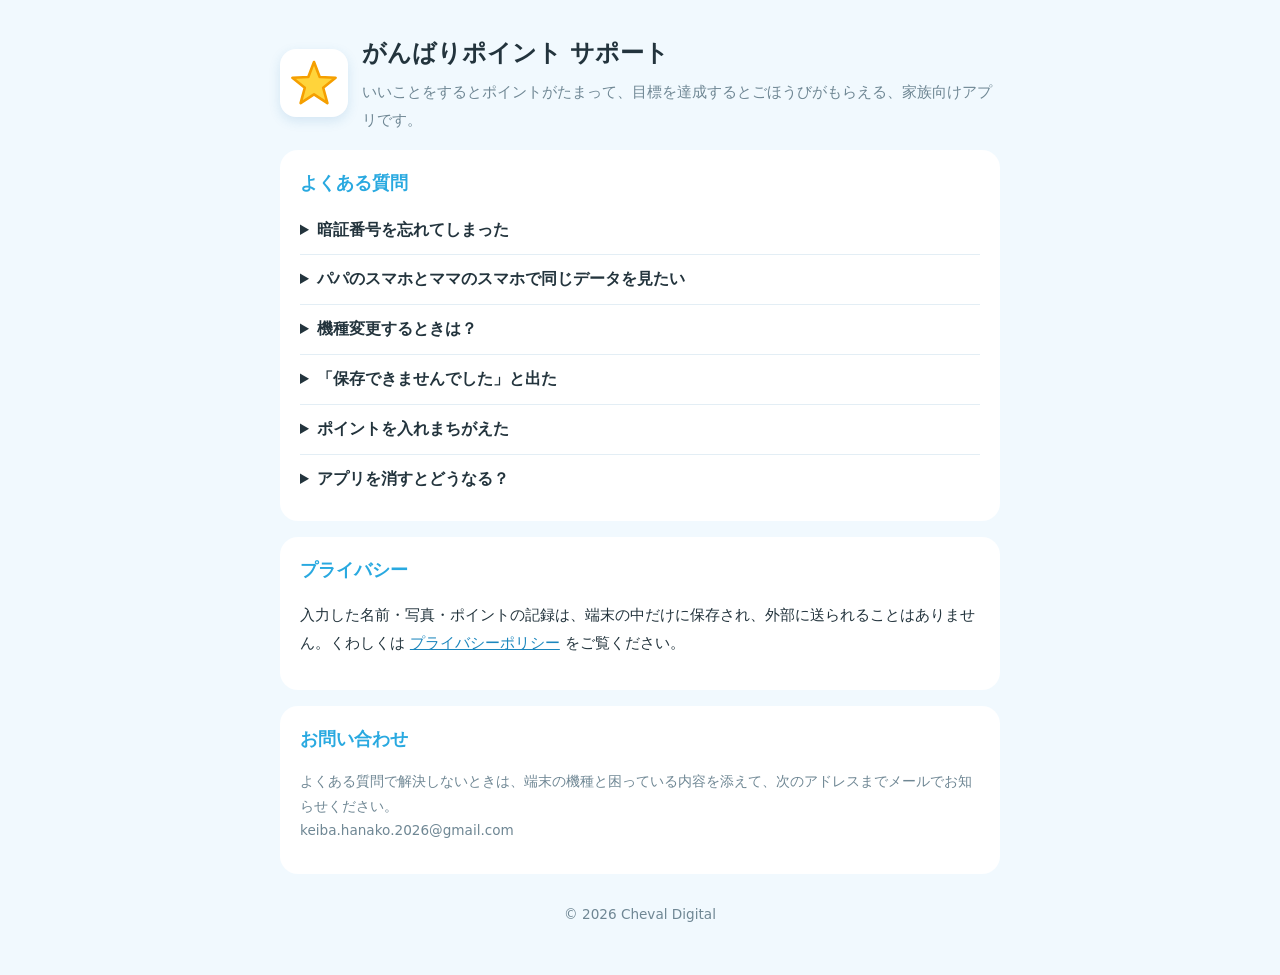
<file: index.html>
<!doctype html>
<html lang="ja">
<head>
  <meta charset="utf-8">
  <meta name="viewport" content="width=device-width, initial-scale=1">
  <title>がんばりポイント サポート</title>
  <meta name="description" content="家族のポイントアプリ「がんばりポイント」のサポートページです。">
  <style>
    :root { --bg: #f1f9fe; --fg: #23343d; --muted: #6f8794; --accent: #29a9e0; --star: #f59f00; --card: #ffffff; }
    body { margin: 0; background: var(--bg); color: var(--fg); font-family: 'Hiragino Maru Gothic ProN', 'Hiragino Sans', 'Yu Gothic', system-ui, sans-serif; line-height: 1.8; }
    main { max-width: 720px; margin: 0 auto; padding: 32px max(16px, env(safe-area-inset-left, 0px)) 48px max(16px, env(safe-area-inset-right, 0px)); }
    .hero { display: flex; align-items: center; gap: 14px; margin-bottom: 8px; }
    .hero svg { width: 56px; height: 56px; flex: none; background: #fff; border-radius: 16px; padding: 6px; box-shadow: 0 4px 12px rgba(41, 120, 180, 0.15); }
    h1 { font-size: 1.5rem; margin: 0; }
    .lead { margin: 4px 0 0; color: var(--muted); font-size: 0.95rem; }
    h2 { font-size: 1.1rem; margin: 0 0 6px; color: var(--accent); }
    p, li { font-size: 0.95rem; }
    section { background: var(--card); border-radius: 18px; padding: 18px 20px; margin-top: 16px; }
    .contact p { font-size: 0.85rem; color: var(--muted); }
    details { border-top: 1px solid #e3eef5; padding: 10px 0; }
    details:first-of-type { border-top: 0; }
    summary { cursor: pointer; font-weight: 700; }
    details p { margin: 6px 0 0; }
    footer { margin-top: 28px; font-size: 0.85rem; color: var(--muted); text-align: center; }
    a { color: #1b86bd; }
  </style>
</head>
<body>
<main>
  <div class="hero">
    <svg viewBox="0 0 64 64" aria-hidden="true"><path d="M32 8 38.5 25.1 56.7 26 42.5 37.4 47.3 55 32 45 16.7 55 21.5 37.4 7.3 26 25.5 25.1Z" fill="#ffd43b" stroke="#f59f00" stroke-width="3" stroke-linejoin="round"/></svg>
    <div>
      <h1>がんばりポイント サポート</h1>
      <p class="lead">いいことをするとポイントがたまって、目標を達成するとごほうびがもらえる、家族向けアプリです。</p>
    </div>
  </div>

  <section>
    <h2>よくある質問</h2>
    <details>
      <summary>暗証番号を忘れてしまった</summary>
      <p>暗証番号の画面の「忘れた」から、かけ算の問題に答えると入れます。入ったら、おとなモードの設定タブで番号を設定し直してください。</p>
    </details>
    <details>
      <summary>パパのスマホとママのスマホで同じデータを見たい</summary>
      <p>今は、データがそれぞれの端末の中だけに保存されます。家族で1台を共有して使うのがおすすめです。</p>
    </details>
    <details>
      <summary>機種変更するときは？</summary>
      <p>おとなモードの設定タブの「書き出す」でファイルに保存し、新しい端末の「読み込む」でそのファイルを選びます。</p>
    </details>
    <details>
      <summary>「保存できませんでした」と出た</summary>
      <p>端末の保存場所がいっぱいです。設定タブの「データの片づけ」で古いデータを片づけるか、人のアイコンの写真をやめてください。</p>
    </details>
    <details>
      <summary>ポイントを入れまちがえた</summary>
      <p>すぐなら画面下の「とりけす」、あとからなら、おとなモードの記録タブの履歴で ✕ を押します。</p>
    </details>
    <details>
      <summary>アプリを消すとどうなる？</summary>
      <p>端末に保存されたデータもすべて消えます。消す前に「書き出す」でバックアップしておくと、あとで「読み込む」で元に戻せます。</p>
    </details>
  </section>

  <section>
    <h2>プライバシー</h2>
    <p>入力した名前・写真・ポイントの記録は、端末の中だけに保存され、外部に送られることはありません。くわしくは <a href="privacy.html">プライバシーポリシー</a> をご覧ください。</p>
  </section>

  <section class="contact">
    <h2>お問い合わせ</h2>
    <p>よくある質問で解決しないときは、端末の機種と困っている内容を添えて、次のアドレスまでメールでお知らせください。<br>keiba.hanako.2026@gmail.com</p>
  </section>

  <footer>© 2026 Cheval Digital</footer>
</main>
</body>
</html>
</file>
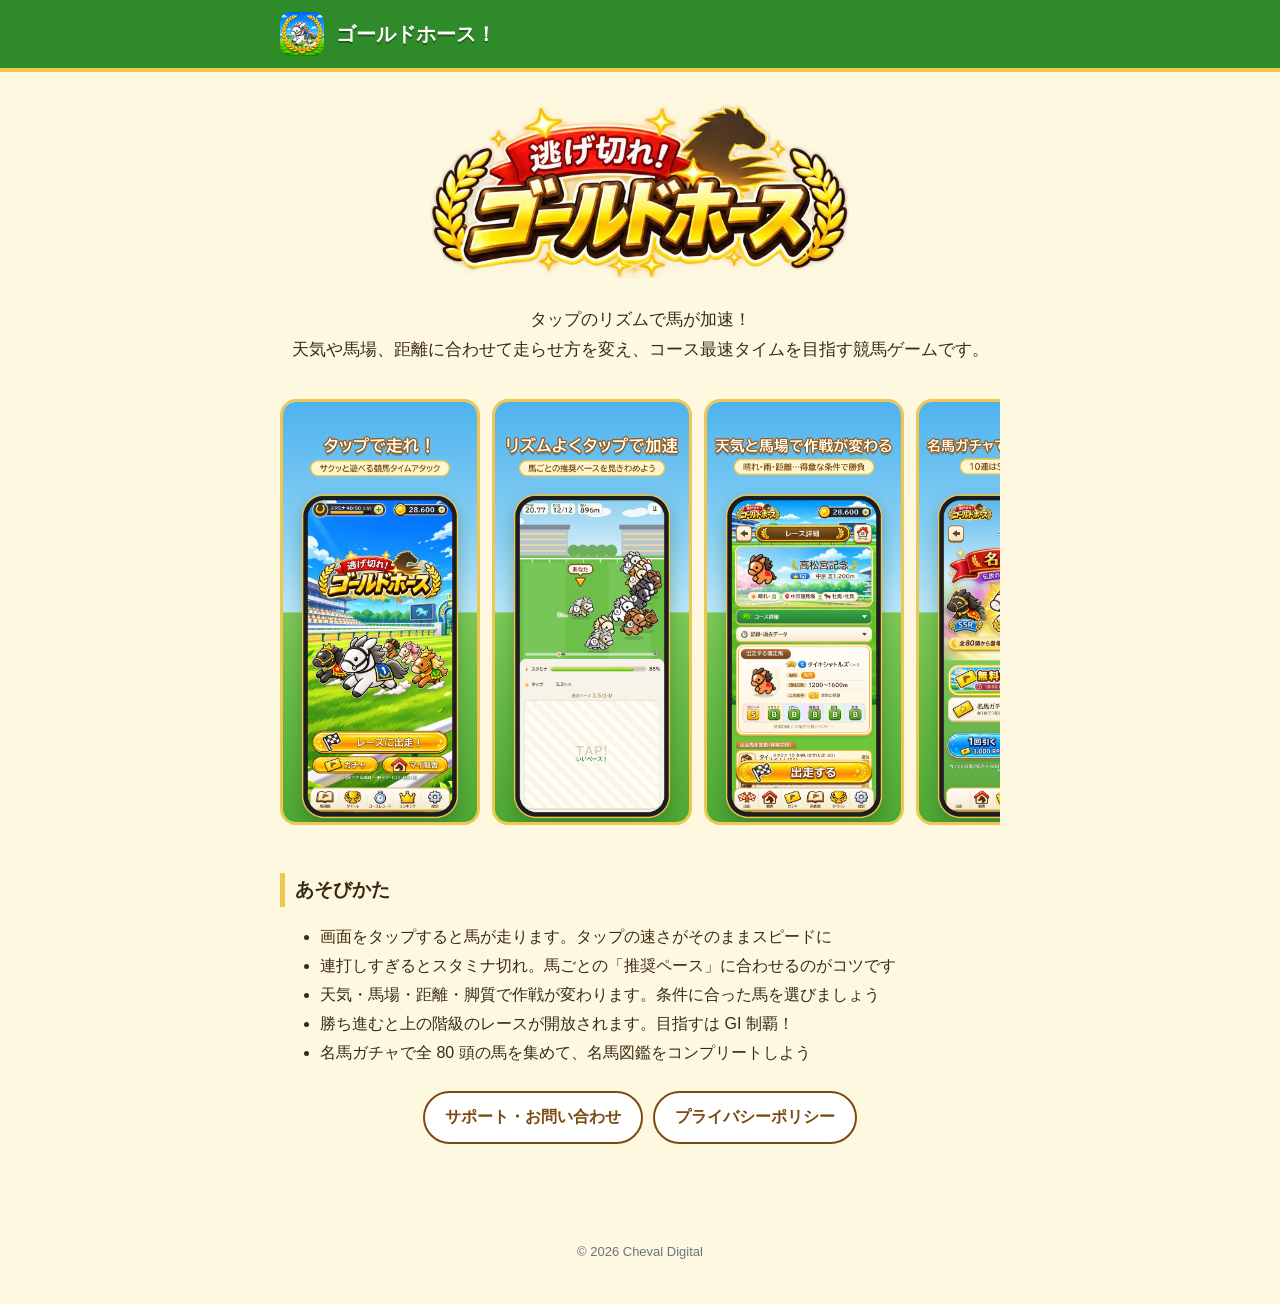
<file: goldhorse/index.html>
<!doctype html>
<html lang="ja">
  <head>
    <meta charset="UTF-8" />
    <meta name="viewport" content="width=device-width, initial-scale=1" />
    <title>ゴールドホース！｜タップで走る競馬タイムアタック</title>
    <meta name="description" content="画面をタップして馬を走らせる、カジュアル競馬タイムアタックゲーム。iPhone 向けアプリ「ゴールドホース！」の公式ページです。" />
    <link rel="icon" href="img/icon.png" />
    <link rel="apple-touch-icon" href="img/icon.png" />
    <link rel="stylesheet" href="style.css" />
  </head>
  <body>
    <header>
      <div class="inner">
        <img src="img/icon.png" alt="" />
        <a href="./">ゴールドホース！</a>
      </div>
    </header>
    <main class="inner">
      <div class="hero">
        <img class="logo" src="img/logo.webp" alt="ゴールドホース！" />
        <p>タップのリズムで馬が加速！<br />天気や馬場、距離に合わせて走らせ方を変え、コース最速タイムを目指す競馬ゲームです。</p>
      </div>

      <div class="shots">
        <img src="img/01_home.png" alt="ホーム画面" />
        <img src="img/02_race.png" alt="レース中の画面" />
        <img src="img/03_entry.png" alt="レース詳細の画面" />
        <img src="img/05_gacha.png" alt="名馬ガチャの画面" />
        <img src="img/06_zukan.png" alt="名馬図鑑の画面" />
      </div>

      <h2>あそびかた</h2>
      <ul>
        <li>画面をタップすると馬が走ります。タップの速さがそのままスピードに</li>
        <li>連打しすぎるとスタミナ切れ。馬ごとの「推奨ペース」に合わせるのがコツです</li>
        <li>天気・馬場・距離・脚質で作戦が変わります。条件に合った馬を選びましょう</li>
        <li>勝ち進むと上の階級のレースが開放されます。目指すは GI 制覇！</li>
        <li>名馬ガチャで全 80 頭の馬を集めて、名馬図鑑をコンプリートしよう</li>
      </ul>

      <div class="links">
        <a href="support.html">サポート・お問い合わせ</a>
        <a href="privacy.html">プライバシーポリシー</a>
      </div>
    </main>
    <footer>© 2026 Cheval Digital</footer>
  </body>
</html>
</file>
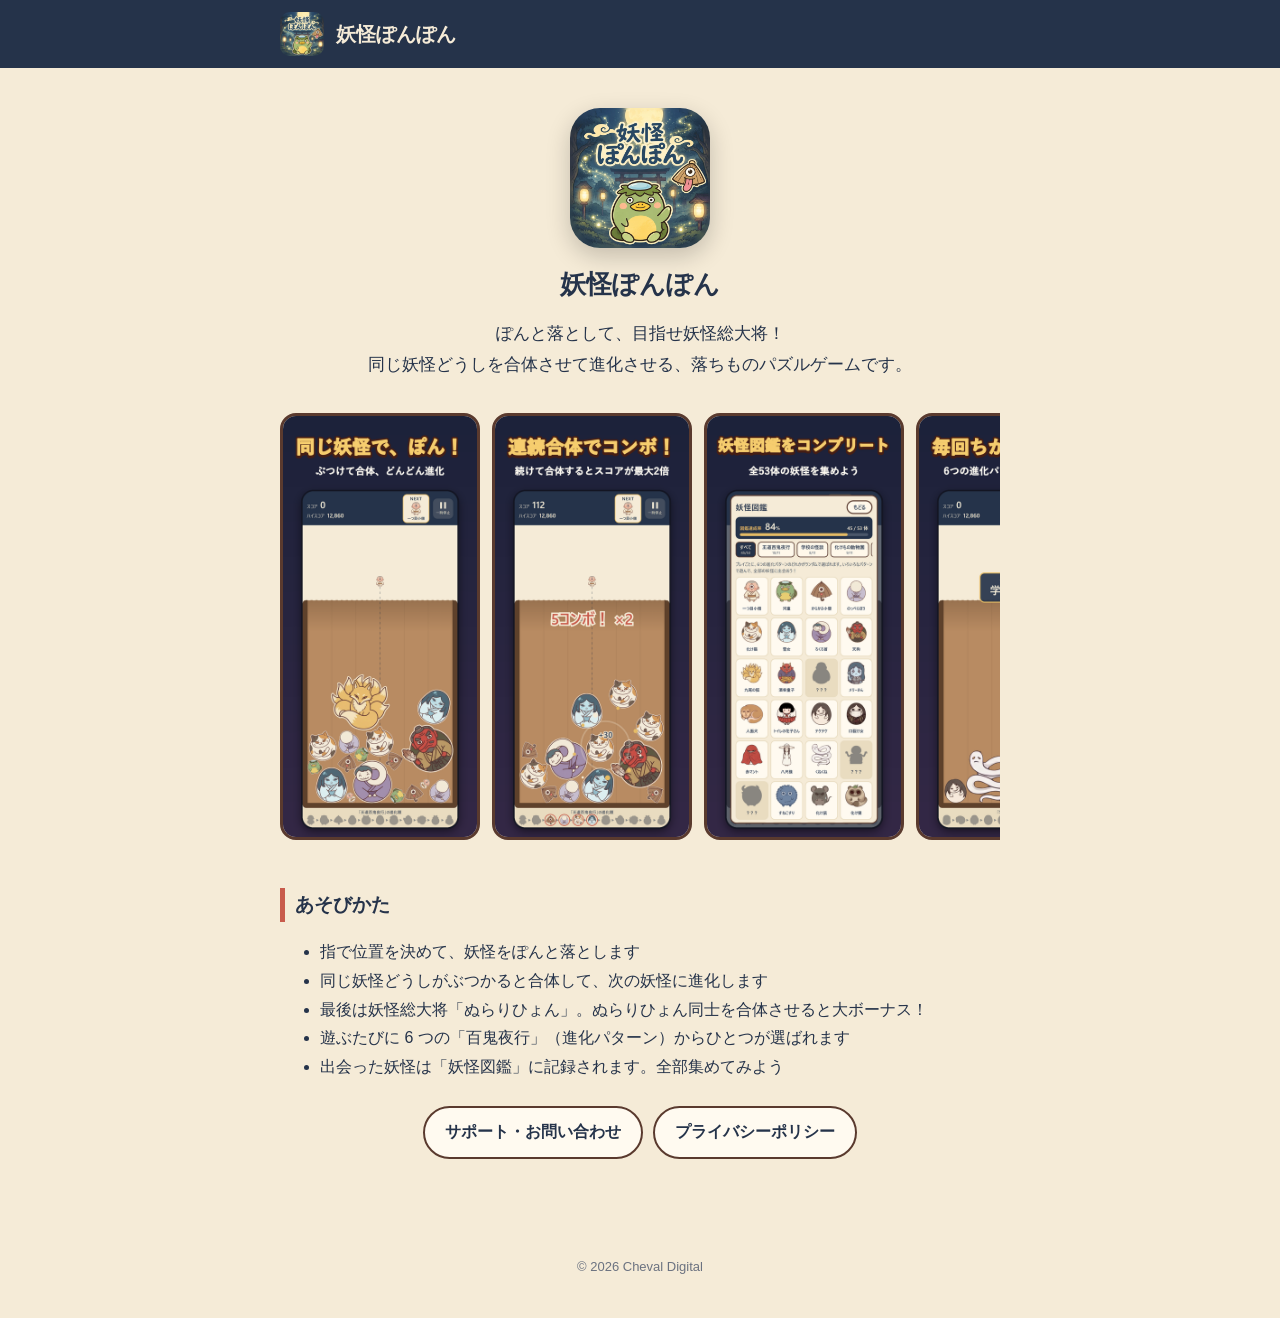
<file: yokai-ponpon/index.html>
<!doctype html>
<html lang="ja">
  <head>
    <meta charset="UTF-8" />
    <meta name="viewport" content="width=device-width, initial-scale=1" />
    <title>妖怪ぽんぽん｜妖怪を合体させる落ちものパズル</title>
    <meta name="description" content="同じ妖怪どうしを合体させて、妖怪総大将ぬらりひょんを目指す落ちものパズル。iPhone 向けゲームアプリ「妖怪ぽんぽん」の公式ページです。" />
    <link rel="stylesheet" href="style.css" />
  </head>
  <body>
    <header>
      <div class="inner">
        <img src="img/icon.png" alt="" />
        <a href="./">妖怪ぽんぽん</a>
      </div>
    </header>
    <main class="inner">
      <div class="hero">
        <img class="icon" src="img/icon.png" alt="妖怪ぽんぽんのアイコン" />
        <h1>妖怪ぽんぽん</h1>
        <p>ぽんと落として、目指せ妖怪総大将！<br />同じ妖怪どうしを合体させて進化させる、落ちものパズルゲームです。</p>
      </div>

      <div class="shots">
        <img src="img/shot1.png" alt="ゲーム画面" />
        <img src="img/shot2.png" alt="コンボの画面" />
        <img src="img/shot3.png" alt="妖怪図鑑の画面" />
        <img src="img/shot4.png" alt="進化パターンの紹介" />
      </div>

      <h2>あそびかた</h2>
      <ul>
        <li>指で位置を決めて、妖怪をぽんと落とします</li>
        <li>同じ妖怪どうしがぶつかると合体して、次の妖怪に進化します</li>
        <li>最後は妖怪総大将「ぬらりひょん」。ぬらりひょん同士を合体させると大ボーナス！</li>
        <li>遊ぶたびに 6 つの「百鬼夜行」（進化パターン）からひとつが選ばれます</li>
        <li>出会った妖怪は「妖怪図鑑」に記録されます。全部集めてみよう</li>
      </ul>

      <div class="links">
        <a href="support.html">サポート・お問い合わせ</a>
        <a href="privacy.html">プライバシーポリシー</a>
      </div>
    </main>
    <footer>© 2026 Cheval Digital</footer>
  </body>
</html>
</file>
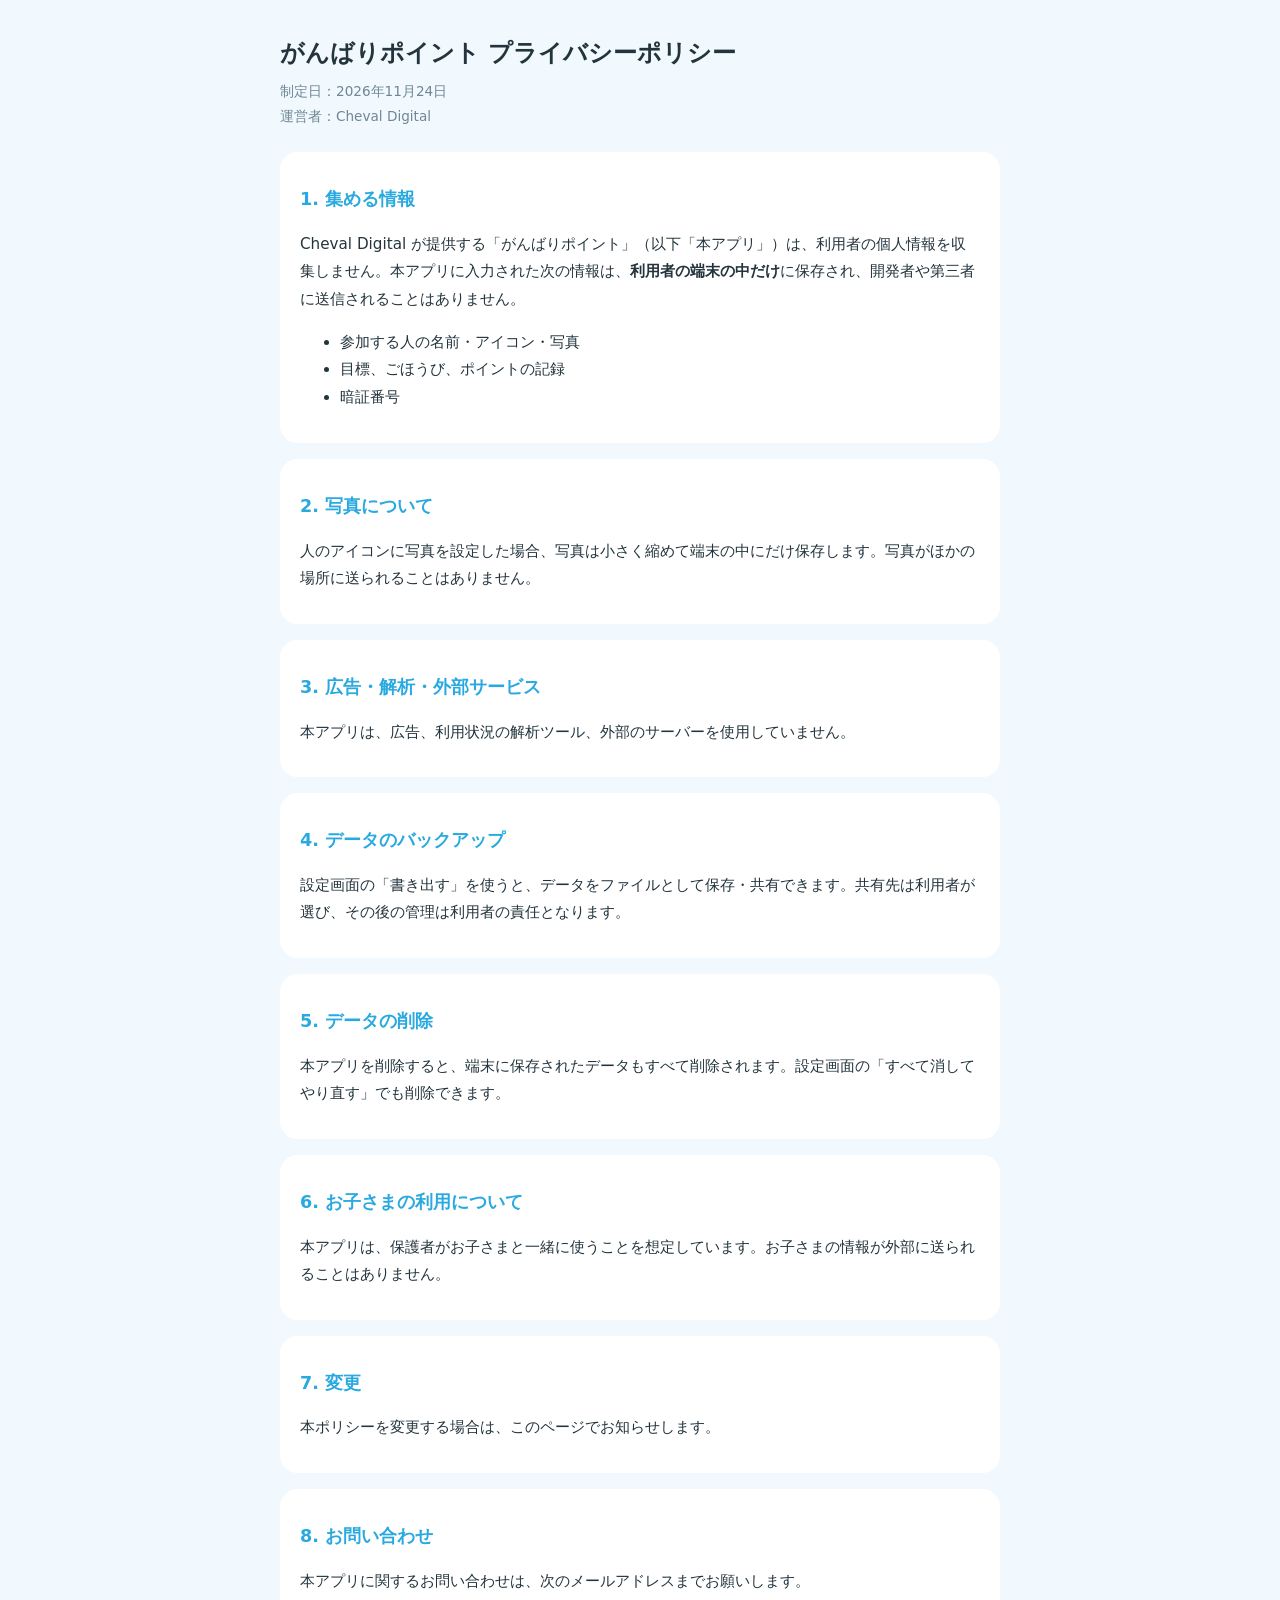
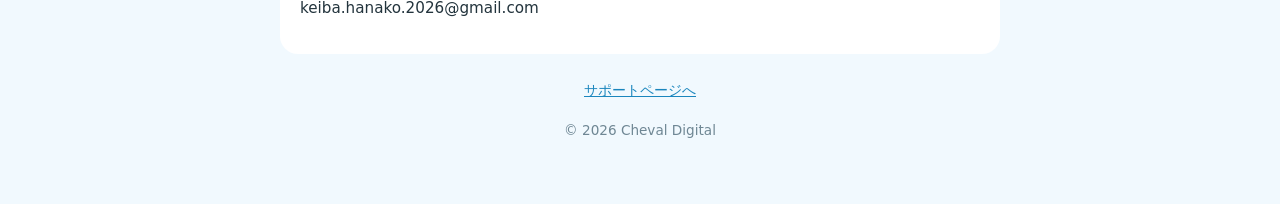
<file: privacy.html>
<!doctype html>
<html lang="ja">
<head>
  <meta charset="utf-8">
  <meta name="viewport" content="width=device-width, initial-scale=1">
  <title>がんばりポイント プライバシーポリシー</title>
  <style>
    :root { --bg: #f1f9fe; --fg: #23343d; --muted: #6f8794; --accent: #29a9e0; --card: #ffffff; }
    body { margin: 0; background: var(--bg); color: var(--fg); font-family: 'Hiragino Maru Gothic ProN', 'Hiragino Sans', 'Yu Gothic', system-ui, sans-serif; line-height: 1.8; }
    main { max-width: 720px; margin: 0 auto; padding: 32px max(16px, env(safe-area-inset-left, 0px)) 48px max(16px, env(safe-area-inset-right, 0px)); }
    h1 { font-size: 1.5rem; margin: 0 0 4px; }
    h2 { font-size: 1.1rem; margin: 28px 0 6px; color: var(--accent); }
    p, li { font-size: 0.95rem; }
    .date { color: var(--muted); font-size: 0.85rem; margin: 0 0 24px; }
    section { background: var(--card); border-radius: 18px; padding: 4px 20px 16px; margin-top: 16px; }
  </style>
</head>
<body>
<main>
  <h1>がんばりポイント プライバシーポリシー</h1>
  <p class="date">制定日：2026年11月24日<br>運営者：Cheval Digital</p>

  <section>
    <h2>1. 集める情報</h2>
    <p>Cheval Digital が提供する「がんばりポイント」（以下「本アプリ」）は、利用者の個人情報を収集しません。本アプリに入力された次の情報は、<b>利用者の端末の中だけ</b>に保存され、開発者や第三者に送信されることはありません。</p>
    <ul>
      <li>参加する人の名前・アイコン・写真</li>
      <li>目標、ごほうび、ポイントの記録</li>
      <li>暗証番号</li>
    </ul>
  </section>

  <section>
    <h2>2. 写真について</h2>
    <p>人のアイコンに写真を設定した場合、写真は小さく縮めて端末の中にだけ保存します。写真がほかの場所に送られることはありません。</p>
  </section>

  <section>
    <h2>3. 広告・解析・外部サービス</h2>
    <p>本アプリは、広告、利用状況の解析ツール、外部のサーバーを使用していません。</p>
  </section>

  <section>
    <h2>4. データのバックアップ</h2>
    <p>設定画面の「書き出す」を使うと、データをファイルとして保存・共有できます。共有先は利用者が選び、その後の管理は利用者の責任となります。</p>
  </section>

  <section>
    <h2>5. データの削除</h2>
    <p>本アプリを削除すると、端末に保存されたデータもすべて削除されます。設定画面の「すべて消してやり直す」でも削除できます。</p>
  </section>

  <section>
    <h2>6. お子さまの利用について</h2>
    <p>本アプリは、保護者がお子さまと一緒に使うことを想定しています。お子さまの情報が外部に送られることはありません。</p>
  </section>

  <section>
    <h2>7. 変更</h2>
    <p>本ポリシーを変更する場合は、このページでお知らせします。</p>
  </section>

  <section>
    <h2>8. お問い合わせ</h2>
    <p>本アプリに関するお問い合わせは、次のメールアドレスまでお願いします。<br>keiba.hanako.2026@gmail.com</p>
  </section>

  <p style="text-align:center;margin-top:24px;font-size:0.9rem"><a href="./" style="color:#1b86bd">サポートページへ</a></p>
  <p style="text-align:center;margin-top:8px;font-size:0.85rem;color:#6f8794">© 2026 Cheval Digital</p>
</main>
</body>
</html>
</file>
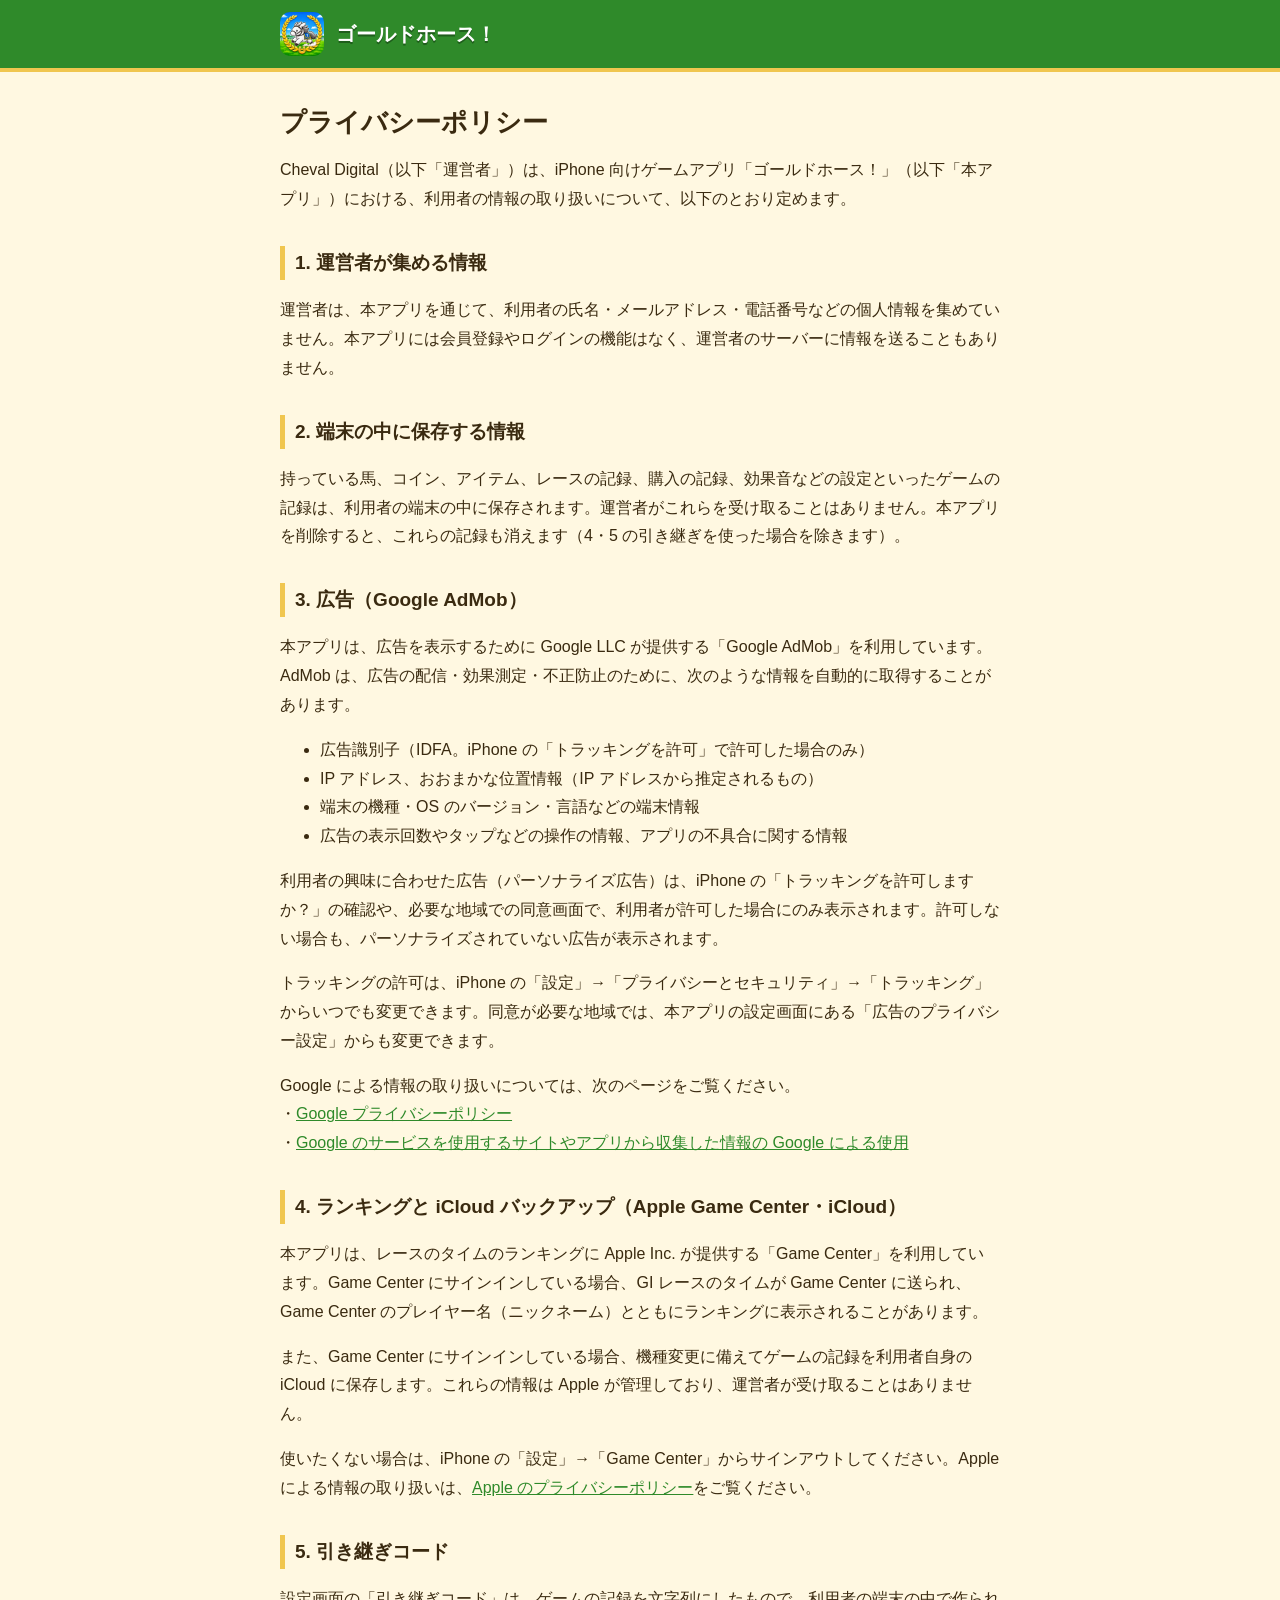
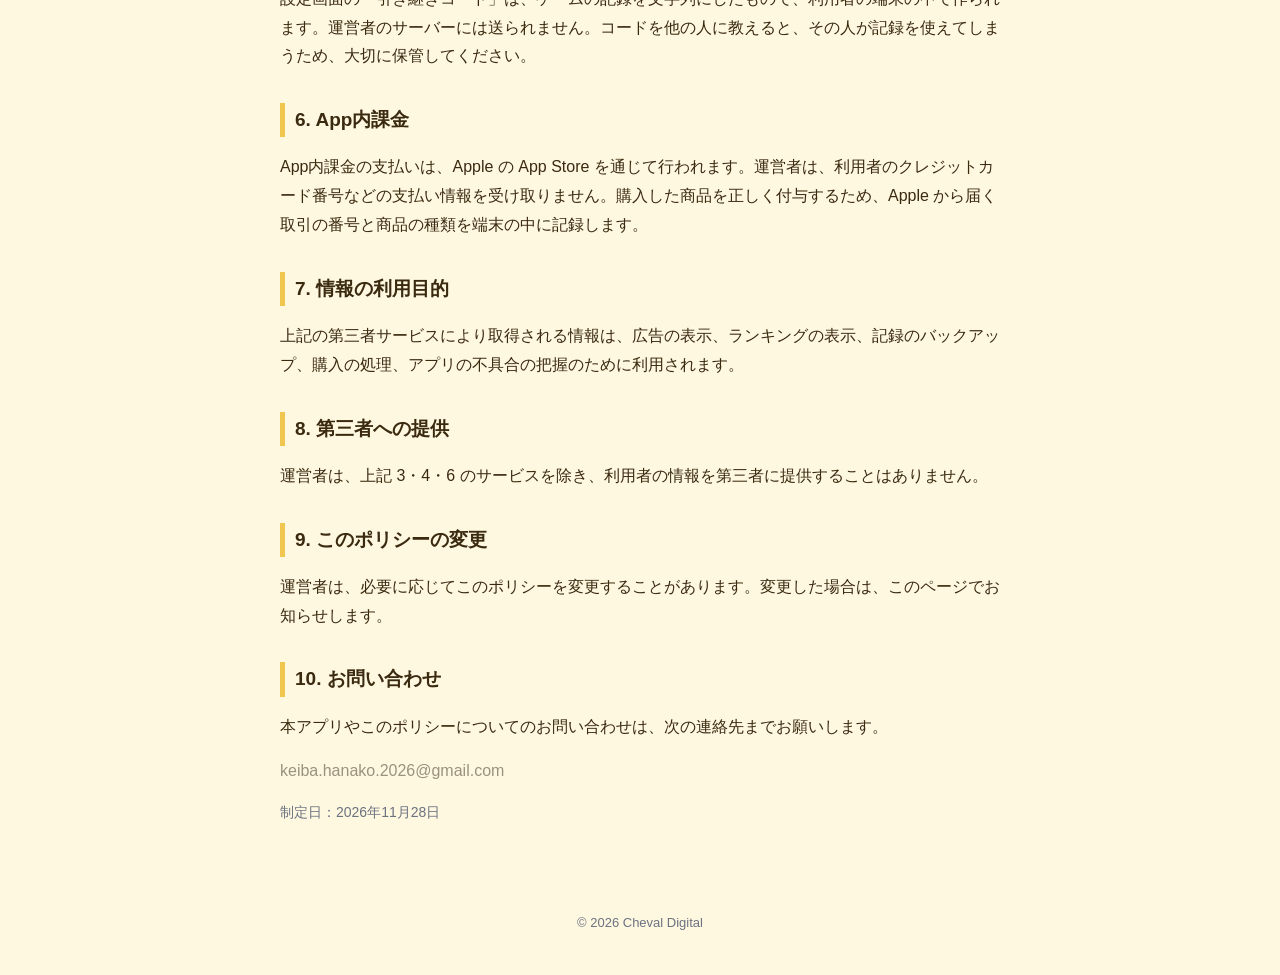
<file: goldhorse/privacy.html>
<!doctype html>
<html lang="ja">
  <head>
    <meta charset="UTF-8" />
    <meta name="viewport" content="width=device-width, initial-scale=1" />
    <title>プライバシーポリシー｜ゴールドホース！</title>
    <link rel="icon" href="img/icon.png" />
    <link rel="apple-touch-icon" href="img/icon.png" />
    <link rel="stylesheet" href="style.css" />
  </head>
  <body>
    <header>
      <div class="inner">
        <img src="img/icon.png" alt="" />
        <a href="./">ゴールドホース！</a>
      </div>
    </header>
    <main class="inner">
      <h1>プライバシーポリシー</h1>
      <p>
        Cheval Digital（以下「運営者」）は、iPhone 向けゲームアプリ「ゴールドホース！」（以下「本アプリ」）における、利用者の情報の取り扱いについて、以下のとおり定めます。
      </p>

      <h2>1. 運営者が集める情報</h2>
      <p>
        運営者は、本アプリを通じて、利用者の氏名・メールアドレス・電話番号などの個人情報を集めていません。本アプリには会員登録やログインの機能はなく、運営者のサーバーに情報を送ることもありません。
      </p>

      <h2>2. 端末の中に保存する情報</h2>
      <p>
        持っている馬、コイン、アイテム、レースの記録、購入の記録、効果音などの設定といったゲームの記録は、利用者の端末の中に保存されます。運営者がこれらを受け取ることはありません。本アプリを削除すると、これらの記録も消えます（4・5 の引き継ぎを使った場合を除きます）。
      </p>

      <h2>3. 広告（Google AdMob）</h2>
      <p>
        本アプリは、広告を表示するために Google LLC が提供する「Google AdMob」を利用しています。AdMob は、広告の配信・効果測定・不正防止のために、次のような情報を自動的に取得することがあります。
      </p>
      <ul>
        <li>広告識別子（IDFA。iPhone の「トラッキングを許可」で許可した場合のみ）</li>
        <li>IP アドレス、おおまかな位置情報（IP アドレスから推定されるもの）</li>
        <li>端末の機種・OS のバージョン・言語などの端末情報</li>
        <li>広告の表示回数やタップなどの操作の情報、アプリの不具合に関する情報</li>
      </ul>
      <p>
        利用者の興味に合わせた広告（パーソナライズ広告）は、iPhone の「トラッキングを許可しますか？」の確認や、必要な地域での同意画面で、利用者が許可した場合にのみ表示されます。許可しない場合も、パーソナライズされていない広告が表示されます。
      </p>
      <p>
        トラッキングの許可は、iPhone の「設定」→「プライバシーとセキュリティ」→「トラッキング」からいつでも変更できます。同意が必要な地域では、本アプリの設定画面にある「広告のプライバシー設定」からも変更できます。
      </p>
      <p>
        Google による情報の取り扱いについては、次のページをご覧ください。<br />
        ・<a href="https://policies.google.com/privacy?hl=ja" target="_blank" rel="noopener">Google プライバシーポリシー</a><br />
        ・<a href="https://policies.google.com/technologies/partner-sites?hl=ja" target="_blank" rel="noopener">Google のサービスを使用するサイトやアプリから収集した情報の Google による使用</a>
      </p>

      <h2>4. ランキングと iCloud バックアップ（Apple Game Center・iCloud）</h2>
      <p>
        本アプリは、レースのタイムのランキングに Apple Inc. が提供する「Game Center」を利用しています。Game Center にサインインしている場合、GI レースのタイムが Game Center に送られ、Game Center のプレイヤー名（ニックネーム）とともにランキングに表示されることがあります。
      </p>
      <p>
        また、Game Center にサインインしている場合、機種変更に備えてゲームの記録を利用者自身の iCloud に保存します。これらの情報は Apple が管理しており、運営者が受け取ることはありません。
      </p>
      <p>
        使いたくない場合は、iPhone の「設定」→「Game Center」からサインアウトしてください。Apple による情報の取り扱いは、<a href="https://www.apple.com/jp/legal/privacy/" target="_blank" rel="noopener">Apple のプライバシーポリシー</a>をご覧ください。
      </p>

      <h2>5. 引き継ぎコード</h2>
      <p>
        設定画面の「引き継ぎコード」は、ゲームの記録を文字列にしたもので、利用者の端末の中で作られます。運営者のサーバーには送られません。コードを他の人に教えると、その人が記録を使えてしまうため、大切に保管してください。
      </p>

      <h2>6. App内課金</h2>
      <p>
        App内課金の支払いは、Apple の App Store を通じて行われます。運営者は、利用者のクレジットカード番号などの支払い情報を受け取りません。購入した商品を正しく付与するため、Apple から届く取引の番号と商品の種類を端末の中に記録します。
      </p>

      <h2>7. 情報の利用目的</h2>
      <p>上記の第三者サービスにより取得される情報は、広告の表示、ランキングの表示、記録のバックアップ、購入の処理、アプリの不具合の把握のために利用されます。</p>

      <h2>8. 第三者への提供</h2>
      <p>運営者は、上記 3・4・6 のサービスを除き、利用者の情報を第三者に提供することはありません。</p>

      <h2>9. このポリシーの変更</h2>
      <p>運営者は、必要に応じてこのポリシーを変更することがあります。変更した場合は、このページでお知らせします。</p>

      <h2>10. お問い合わせ</h2>
      <p>本アプリやこのポリシーについてのお問い合わせは、次の連絡先までお願いします。</p>
      <p class="contact">keiba.hanako.2026@gmail.com</p>

      <p class="date">制定日：2026年11月28日</p>
    </main>
    <footer>© 2026 Cheval Digital</footer>
  </body>
</html>
</file>
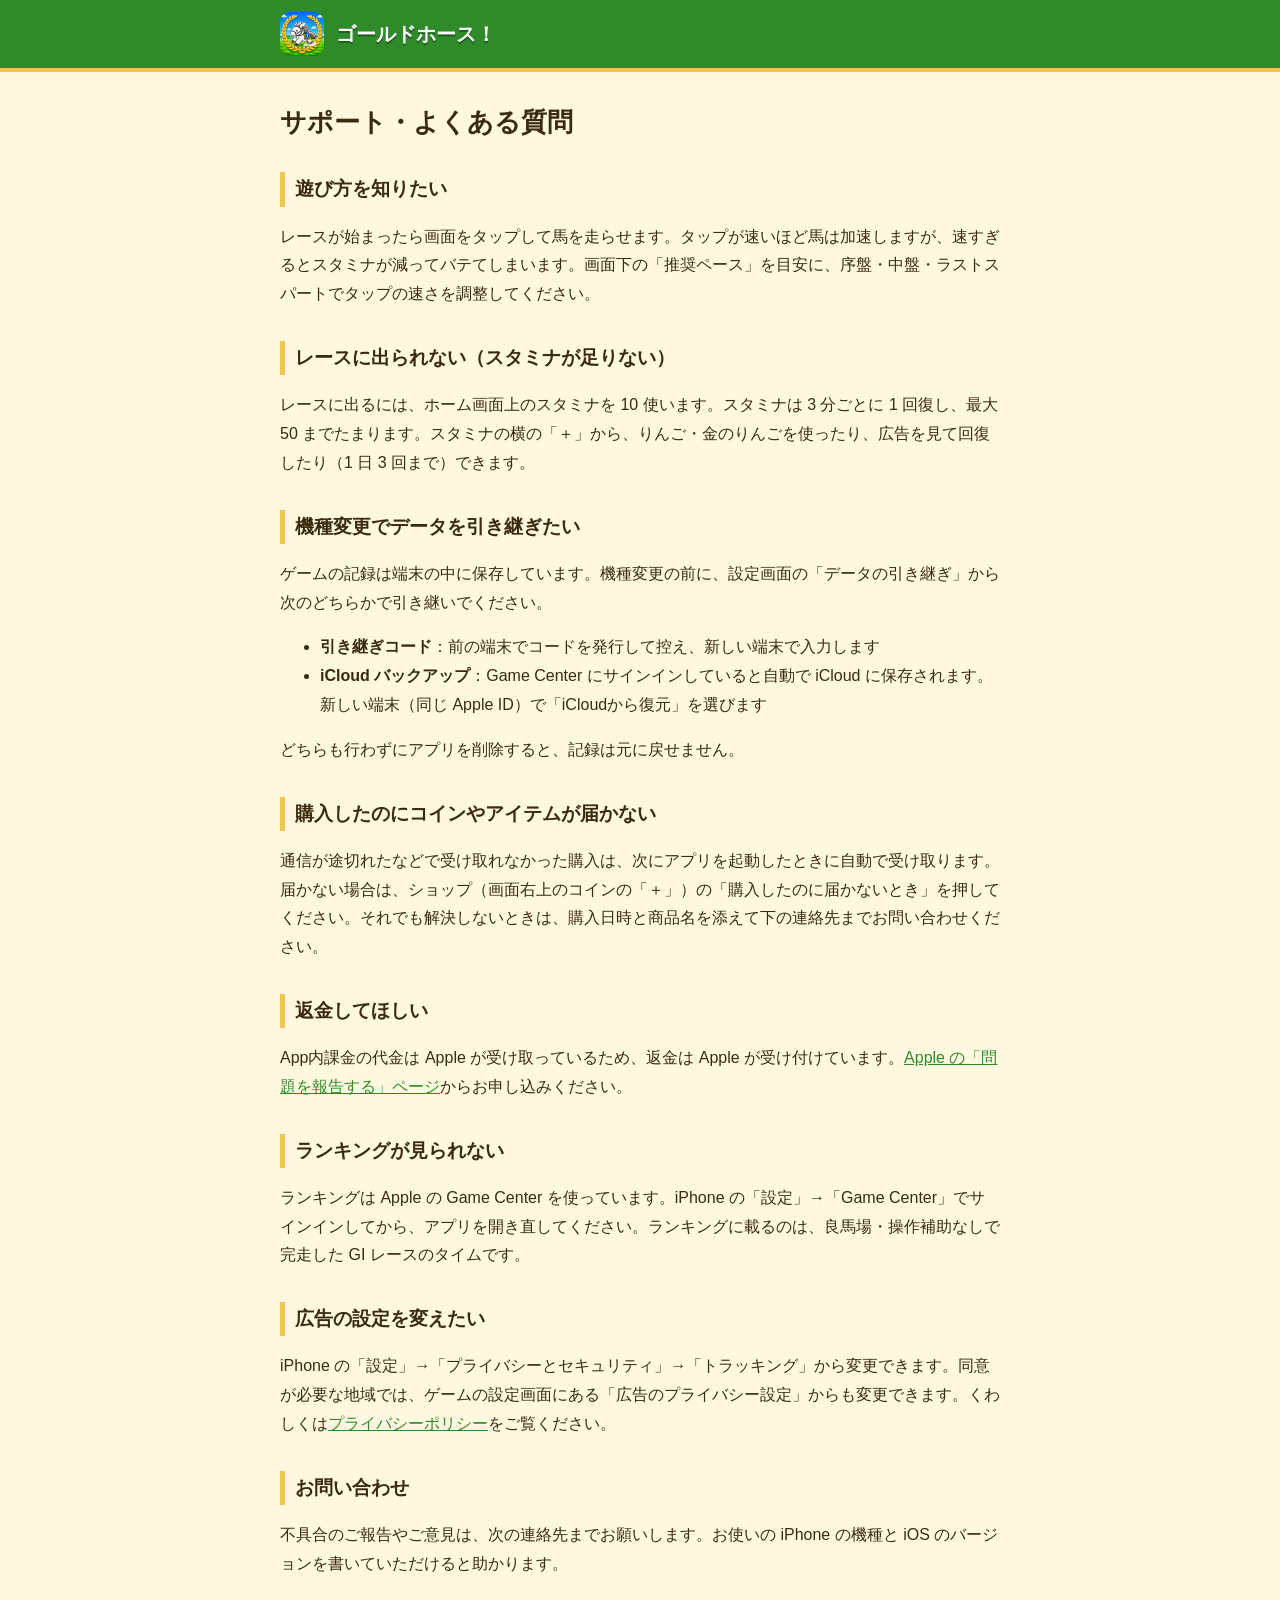
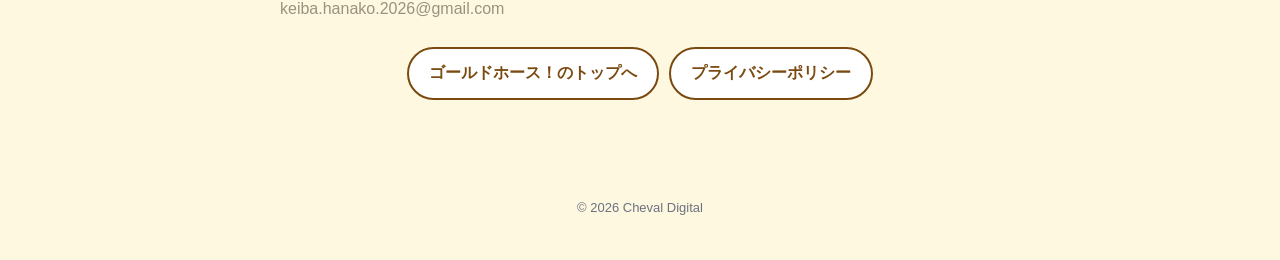
<file: goldhorse/support.html>
<!doctype html>
<html lang="ja">
  <head>
    <meta charset="UTF-8" />
    <meta name="viewport" content="width=device-width, initial-scale=1" />
    <title>サポート｜ゴールドホース！</title>
    <link rel="icon" href="img/icon.png" />
    <link rel="apple-touch-icon" href="img/icon.png" />
    <link rel="stylesheet" href="style.css" />
  </head>
  <body>
    <header>
      <div class="inner">
        <img src="img/icon.png" alt="" />
        <a href="./">ゴールドホース！</a>
      </div>
    </header>
    <main class="inner">
      <h1>サポート・よくある質問</h1>

      <h2>遊び方を知りたい</h2>
      <p>
        レースが始まったら画面をタップして馬を走らせます。タップが速いほど馬は加速しますが、速すぎるとスタミナが減ってバテてしまいます。画面下の「推奨ペース」を目安に、序盤・中盤・ラストスパートでタップの速さを調整してください。
      </p>

      <h2>レースに出られない（スタミナが足りない）</h2>
      <p>
        レースに出るには、ホーム画面上のスタミナを 10 使います。スタミナは 3 分ごとに 1 回復し、最大 50 までたまります。スタミナの横の「＋」から、りんご・金のりんごを使ったり、広告を見て回復したり（1 日 3 回まで）できます。
      </p>

      <h2>機種変更でデータを引き継ぎたい</h2>
      <p>ゲームの記録は端末の中に保存しています。機種変更の前に、設定画面の「データの引き継ぎ」から次のどちらかで引き継いでください。</p>
      <ul>
        <li><b>引き継ぎコード</b>：前の端末でコードを発行して控え、新しい端末で入力します</li>
        <li><b>iCloud バックアップ</b>：Game Center にサインインしていると自動で iCloud に保存されます。新しい端末（同じ Apple ID）で「iCloudから復元」を選びます</li>
      </ul>
      <p>どちらも行わずにアプリを削除すると、記録は元に戻せません。</p>

      <h2>購入したのにコインやアイテムが届かない</h2>
      <p>
        通信が途切れたなどで受け取れなかった購入は、次にアプリを起動したときに自動で受け取ります。届かない場合は、ショップ（画面右上のコインの「＋」）の「購入したのに届かないとき」を押してください。それでも解決しないときは、購入日時と商品名を添えて下の連絡先までお問い合わせください。
      </p>

      <h2>返金してほしい</h2>
      <p>
        App内課金の代金は Apple が受け取っているため、返金は Apple が受け付けています。<a href="https://reportaproblem.apple.com/" target="_blank" rel="noopener">Apple の「問題を報告する」ページ</a>からお申し込みください。
      </p>

      <h2>ランキングが見られない</h2>
      <p>
        ランキングは Apple の Game Center を使っています。iPhone の「設定」→「Game Center」でサインインしてから、アプリを開き直してください。ランキングに載るのは、良馬場・操作補助なしで完走した GI レースのタイムです。
      </p>

      <h2>広告の設定を変えたい</h2>
      <p>
        iPhone の「設定」→「プライバシーとセキュリティ」→「トラッキング」から変更できます。同意が必要な地域では、ゲームの設定画面にある「広告のプライバシー設定」からも変更できます。くわしくは<a href="privacy.html">プライバシーポリシー</a>をご覧ください。
      </p>

      <h2>お問い合わせ</h2>
      <p>不具合のご報告やご意見は、次の連絡先までお願いします。お使いの iPhone の機種と iOS のバージョンを書いていただけると助かります。</p>
      <p class="contact">keiba.hanako.2026@gmail.com</p>

      <div class="links">
        <a href="./">ゴールドホース！のトップへ</a>
        <a href="privacy.html">プライバシーポリシー</a>
      </div>
    </main>
    <footer>© 2026 Cheval Digital</footer>
  </body>
</html>
</file>
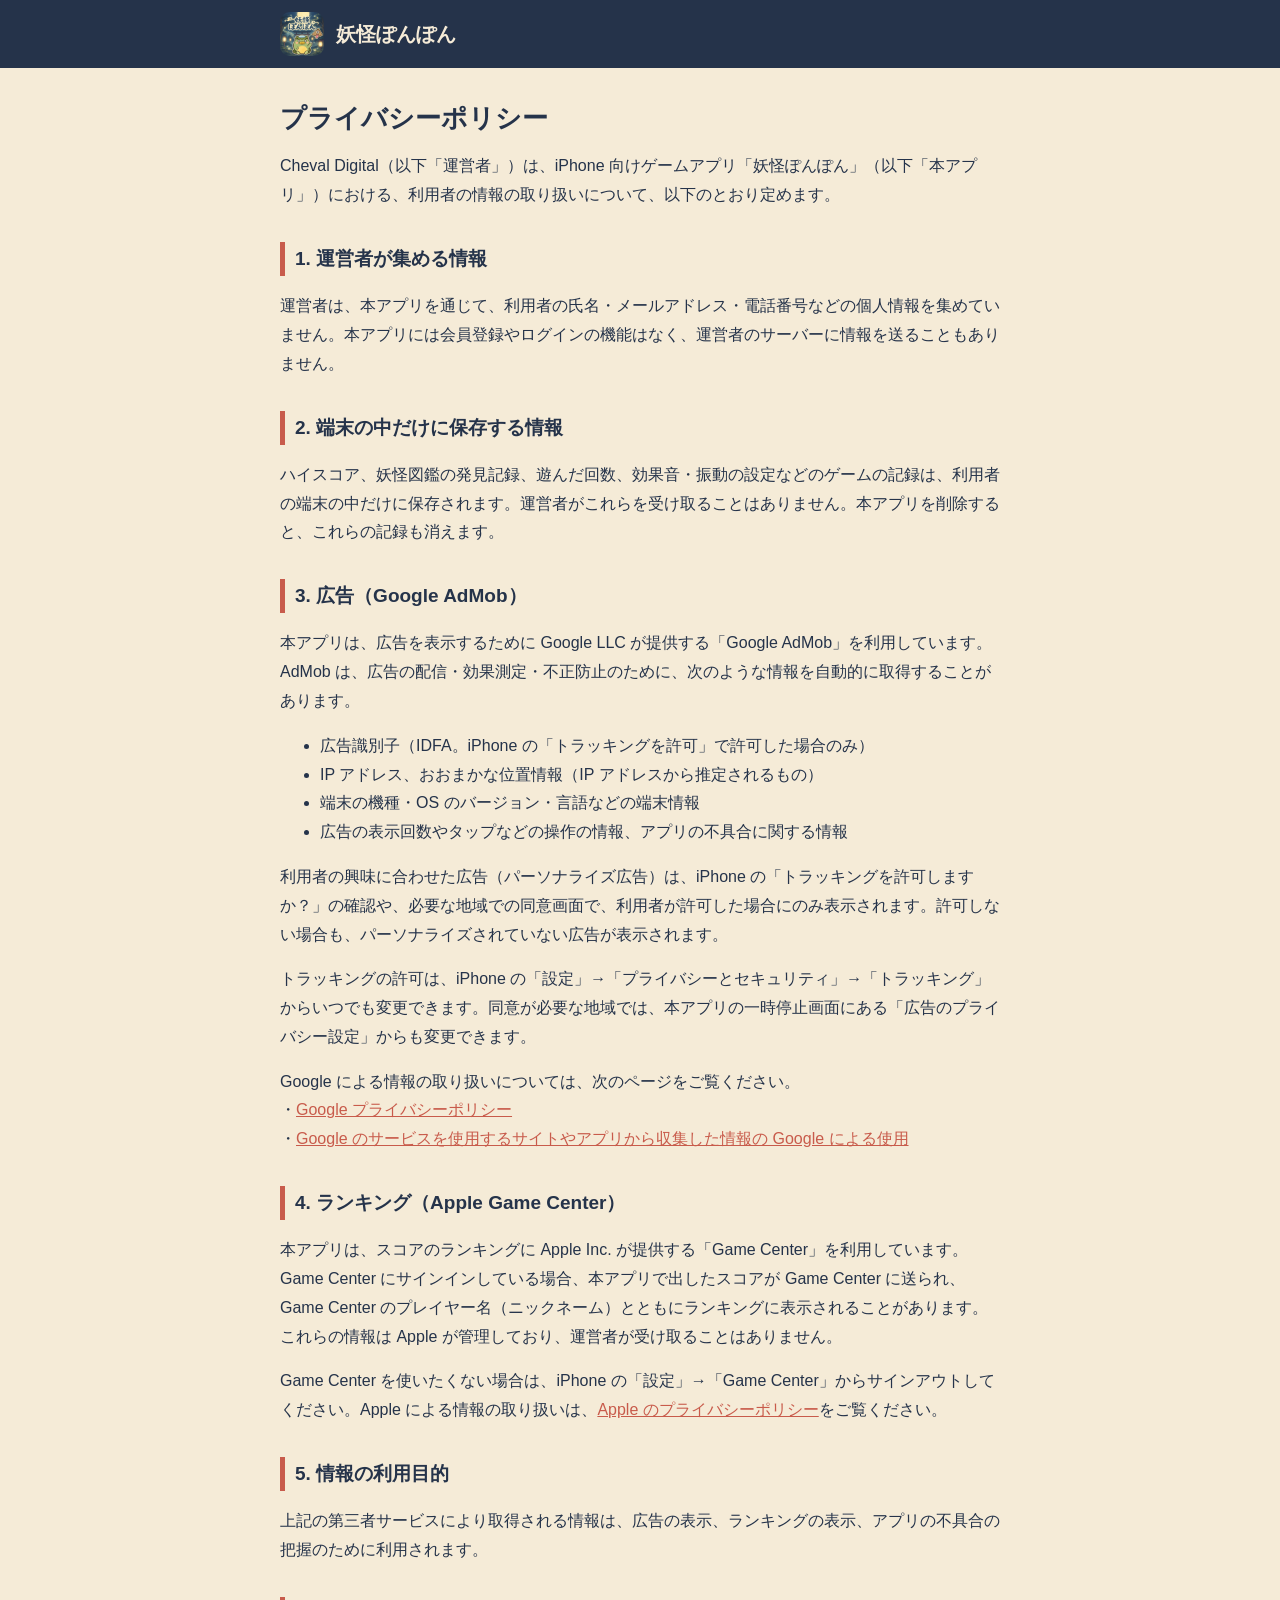
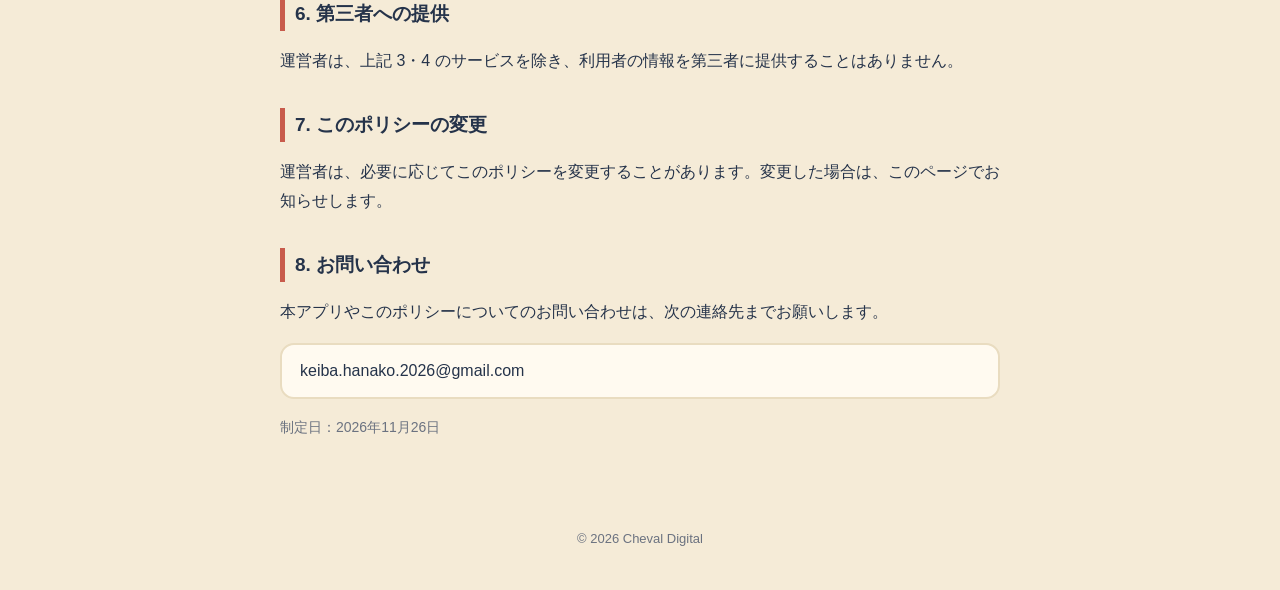
<file: yokai-ponpon/privacy.html>
<!doctype html>
<html lang="ja">
  <head>
    <meta charset="UTF-8" />
    <meta name="viewport" content="width=device-width, initial-scale=1" />
    <title>プライバシーポリシー｜妖怪ぽんぽん</title>
    <link rel="stylesheet" href="style.css" />
  </head>
  <body>
    <header>
      <div class="inner">
        <img src="img/icon.png" alt="" />
        <a href="./">妖怪ぽんぽん</a>
      </div>
    </header>
    <main class="inner">
      <h1>プライバシーポリシー</h1>
      <p>
        Cheval Digital（以下「運営者」）は、iPhone 向けゲームアプリ「妖怪ぽんぽん」（以下「本アプリ」）における、利用者の情報の取り扱いについて、以下のとおり定めます。
      </p>

      <h2>1. 運営者が集める情報</h2>
      <p>
        運営者は、本アプリを通じて、利用者の氏名・メールアドレス・電話番号などの個人情報を集めていません。本アプリには会員登録やログインの機能はなく、運営者のサーバーに情報を送ることもありません。
      </p>

      <h2>2. 端末の中だけに保存する情報</h2>
      <p>
        ハイスコア、妖怪図鑑の発見記録、遊んだ回数、効果音・振動の設定などのゲームの記録は、利用者の端末の中だけに保存されます。運営者がこれらを受け取ることはありません。本アプリを削除すると、これらの記録も消えます。
      </p>

      <h2>3. 広告（Google AdMob）</h2>
      <p>
        本アプリは、広告を表示するために Google LLC が提供する「Google AdMob」を利用しています。AdMob は、広告の配信・効果測定・不正防止のために、次のような情報を自動的に取得することがあります。
      </p>
      <ul>
        <li>広告識別子（IDFA。iPhone の「トラッキングを許可」で許可した場合のみ）</li>
        <li>IP アドレス、おおまかな位置情報（IP アドレスから推定されるもの）</li>
        <li>端末の機種・OS のバージョン・言語などの端末情報</li>
        <li>広告の表示回数やタップなどの操作の情報、アプリの不具合に関する情報</li>
      </ul>
      <p>
        利用者の興味に合わせた広告（パーソナライズ広告）は、iPhone の「トラッキングを許可しますか？」の確認や、必要な地域での同意画面で、利用者が許可した場合にのみ表示されます。許可しない場合も、パーソナライズされていない広告が表示されます。
      </p>
      <p>
        トラッキングの許可は、iPhone の「設定」→「プライバシーとセキュリティ」→「トラッキング」からいつでも変更できます。同意が必要な地域では、本アプリの一時停止画面にある「広告のプライバシー設定」からも変更できます。
      </p>
      <p>
        Google による情報の取り扱いについては、次のページをご覧ください。<br />
        ・<a href="https://policies.google.com/privacy?hl=ja" target="_blank" rel="noopener">Google プライバシーポリシー</a><br />
        ・<a href="https://policies.google.com/technologies/partner-sites?hl=ja" target="_blank" rel="noopener">Google のサービスを使用するサイトやアプリから収集した情報の Google による使用</a>
      </p>

      <h2>4. ランキング（Apple Game Center）</h2>
      <p>
        本アプリは、スコアのランキングに Apple Inc. が提供する「Game Center」を利用しています。Game Center にサインインしている場合、本アプリで出したスコアが Game Center に送られ、Game Center のプレイヤー名（ニックネーム）とともにランキングに表示されることがあります。これらの情報は Apple が管理しており、運営者が受け取ることはありません。
      </p>
      <p>
        Game Center を使いたくない場合は、iPhone の「設定」→「Game Center」からサインアウトしてください。Apple による情報の取り扱いは、<a href="https://www.apple.com/jp/legal/privacy/" target="_blank" rel="noopener">Apple のプライバシーポリシー</a>をご覧ください。
      </p>

      <h2>5. 情報の利用目的</h2>
      <p>上記の第三者サービスにより取得される情報は、広告の表示、ランキングの表示、アプリの不具合の把握のために利用されます。</p>

      <h2>6. 第三者への提供</h2>
      <p>運営者は、上記 3・4 のサービスを除き、利用者の情報を第三者に提供することはありません。</p>

      <h2>7. このポリシーの変更</h2>
      <p>運営者は、必要に応じてこのポリシーを変更することがあります。変更した場合は、このページでお知らせします。</p>

      <h2>8. お問い合わせ</h2>
      <p>本アプリやこのポリシーについてのお問い合わせは、次の連絡先までお願いします。</p>
      <p class="box">keiba.hanako.2026@gmail.com</p>

      <p class="date">制定日：2026年11月26日</p>
    </main>
    <footer>© 2026 Cheval Digital</footer>
  </body>
</html>
</file>
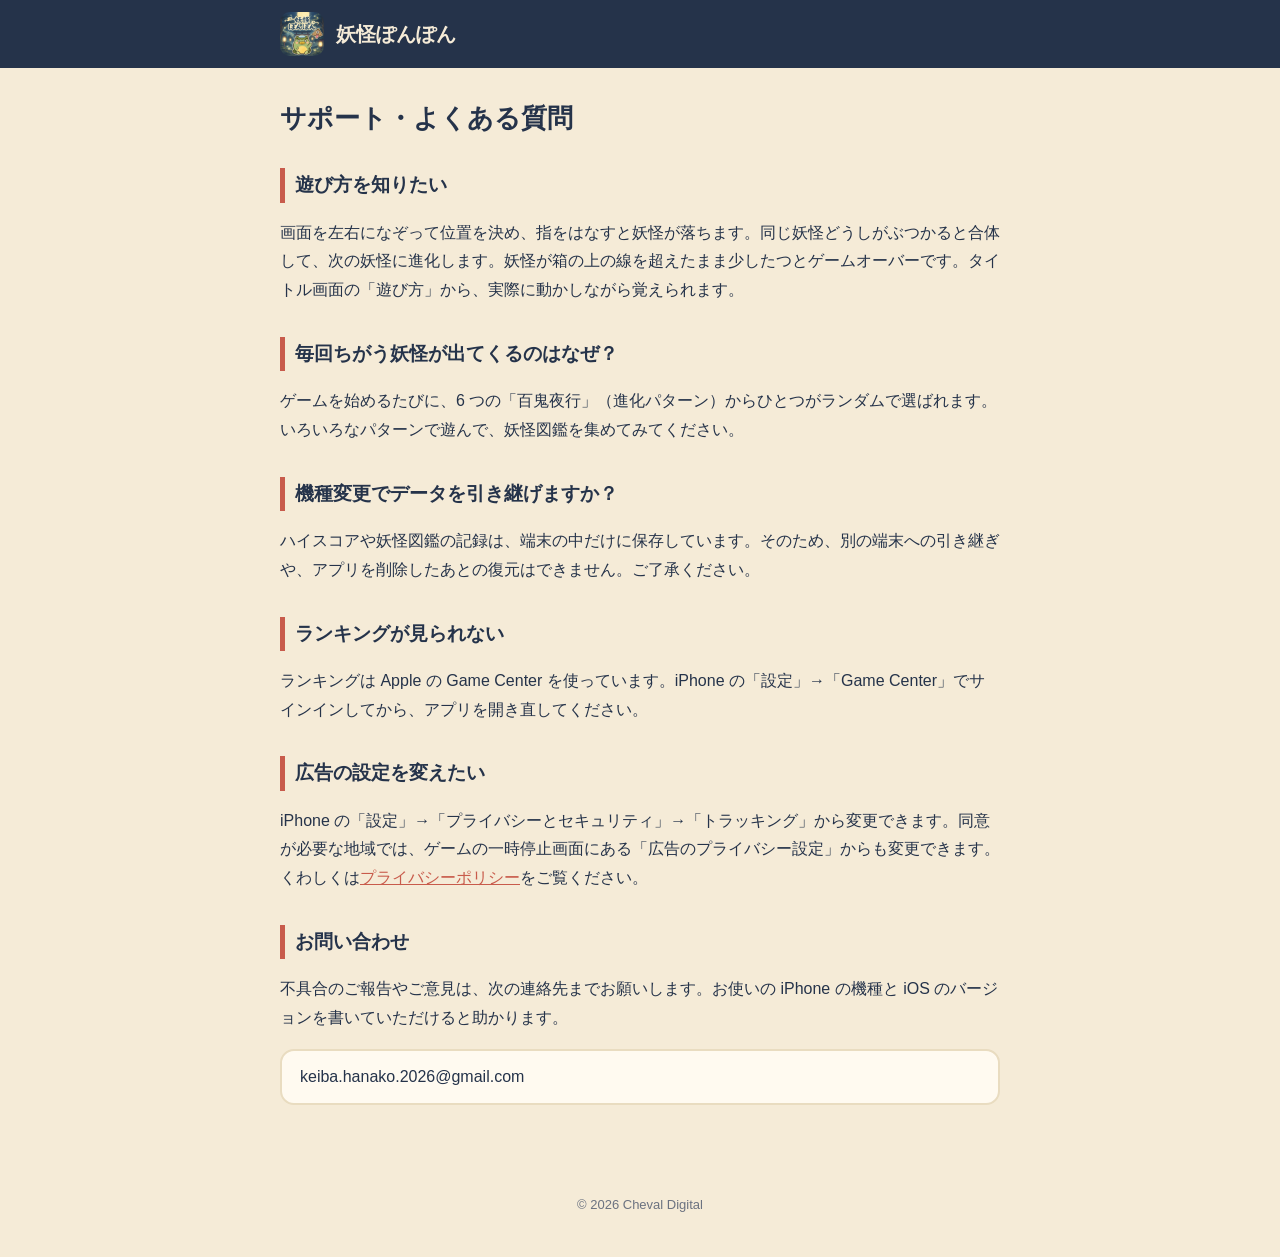
<file: yokai-ponpon/support.html>
<!doctype html>
<html lang="ja">
  <head>
    <meta charset="UTF-8" />
    <meta name="viewport" content="width=device-width, initial-scale=1" />
    <title>サポート｜妖怪ぽんぽん</title>
    <link rel="stylesheet" href="style.css" />
  </head>
  <body>
    <header>
      <div class="inner">
        <img src="img/icon.png" alt="" />
        <a href="./">妖怪ぽんぽん</a>
      </div>
    </header>
    <main class="inner">
      <h1>サポート・よくある質問</h1>

      <h2>遊び方を知りたい</h2>
      <p>
        画面を左右になぞって位置を決め、指をはなすと妖怪が落ちます。同じ妖怪どうしがぶつかると合体して、次の妖怪に進化します。妖怪が箱の上の線を超えたまま少したつとゲームオーバーです。タイトル画面の「遊び方」から、実際に動かしながら覚えられます。
      </p>

      <h2>毎回ちがう妖怪が出てくるのはなぜ？</h2>
      <p>
        ゲームを始めるたびに、6 つの「百鬼夜行」（進化パターン）からひとつがランダムで選ばれます。いろいろなパターンで遊んで、妖怪図鑑を集めてみてください。
      </p>

      <h2>機種変更でデータを引き継げますか？</h2>
      <p>
        ハイスコアや妖怪図鑑の記録は、端末の中だけに保存しています。そのため、別の端末への引き継ぎや、アプリを削除したあとの復元はできません。ご了承ください。
      </p>

      <h2>ランキングが見られない</h2>
      <p>
        ランキングは Apple の Game Center を使っています。iPhone の「設定」→「Game Center」でサインインしてから、アプリを開き直してください。
      </p>

      <h2>広告の設定を変えたい</h2>
      <p>
        iPhone の「設定」→「プライバシーとセキュリティ」→「トラッキング」から変更できます。同意が必要な地域では、ゲームの一時停止画面にある「広告のプライバシー設定」からも変更できます。くわしくは<a href="privacy.html">プライバシーポリシー</a>をご覧ください。
      </p>

      <h2>お問い合わせ</h2>
      <p>不具合のご報告やご意見は、次の連絡先までお願いします。お使いの iPhone の機種と iOS のバージョンを書いていただけると助かります。</p>
      <p class="box">keiba.hanako.2026@gmail.com</p>
    </main>
    <footer>© 2026 Cheval Digital</footer>
  </body>
</html>
</file>
<file: goldhorse/style.css>
:root {
  --green: #2f8a2a;
  --green-dark: #1f5e1c;
  --gold: #f0c64f;
  --brown: #7a4a10;
  --cream: #fff8e1;
  --font: "Hiragino Maru Gothic ProN", "Hiragino Sans", "Yu Gothic UI", "Meiryo", sans-serif;
}
* {
  box-sizing: border-box;
}
body {
  margin: 0;
  background: var(--cream);
  color: #3a2a10;
  font-family: var(--font);
  line-height: 1.8;
}
a {
  color: var(--green);
}
header {
  background: var(--green);
  border-bottom: 4px solid var(--gold);
}
header img {
  width: 44px;
  height: 44px;
  border-radius: 10px;
}
header .inner {
  gap: 12px;
  display: flex;
  align-items: center;
  padding: 12px 20px;
}
header a {
  color: #fff;
  text-decoration: none;
  font-weight: 800;
  font-size: 20px;
  text-shadow: 0 2px 0 var(--green-dark);
}
.inner {
  max-width: 760px;
  margin: 0 auto;
}
main.inner {
  padding: 24px 20px 48px;
}
h1 {
  font-size: 26px;
  line-height: 1.4;
  margin: 8px 0 16px;
}
h2 {
  font-size: 19px;
  margin: 32px 0 8px;
  padding-left: 10px;
  border-left: 5px solid var(--gold);
}
.hero {
  text-align: center;
  padding: 8px 0;
}
/* ロゴは縦横比を保ったまま縮小だけする */
.hero img.logo {
  width: 100%;
  max-width: 420px;
  height: auto;
}
.hero p {
  font-size: 17px;
}
.shots {
  display: flex;
  gap: 12px;
  overflow-x: auto;
  padding: 8px 0 16px;
}
.shots img {
  width: 200px;
  height: auto;
  flex-shrink: 0;
  border-radius: 16px;
  border: 3px solid var(--gold);
}
.box {
  background: #fff;
  border: 2px solid var(--gold);
  border-radius: 14px;
  padding: 12px 18px;
}
.links {
  display: flex;
  flex-wrap: wrap;
  gap: 10px;
  justify-content: center;
  margin: 24px 0;
}
.links a {
  display: inline-block;
  padding: 10px 20px;
  border: 2px solid var(--brown);
  border-radius: 999px;
  background: #fff;
  color: var(--brown);
  font-weight: 800;
  text-decoration: none;
}
.date {
  color: #6b7280;
  font-size: 14px;
}
footer {
  text-align: center;
  font-size: 13px;
  padding: 24px 0 40px;
  color: #6b7280;
}
/* 連絡先は目立たせない */
.contact {
  color: #9a917f;
  margin: 4px 0 0;
}
</file>
<file: yokai-ponpon/style.css>
:root {
  --ai: #25334a;
  --kinari: #f5ebd7;
  --kinari-dark: #e9dcc0;
  --shu: #c85b4b;
  --yamabuki: #e6bc65;
  --outline: #5a3a2e;
  --font: "Hiragino Maru Gothic ProN", "Hiragino Sans", "Yu Gothic UI", "Meiryo", sans-serif;
}
* {
  box-sizing: border-box;
}
body {
  margin: 0;
  background: var(--kinari);
  color: var(--ai);
  font-family: var(--font);
  line-height: 1.8;
}
a {
  color: var(--shu);
}
header {
  background: var(--ai);
  color: var(--kinari);
}
header .inner {
  display: flex;
  align-items: center;
  gap: 12px;
  padding: 12px 20px;
}
header img {
  width: 44px;
  height: 44px;
  border-radius: 10px;
}
header a {
  color: var(--kinari);
  text-decoration: none;
  font-weight: 800;
  font-size: 20px;
}
.inner {
  max-width: 760px;
  margin: 0 auto;
}
main.inner {
  padding: 24px 20px 48px;
}
h1 {
  font-size: 26px;
  line-height: 1.4;
  margin: 8px 0 16px;
}
h2 {
  font-size: 19px;
  margin: 32px 0 8px;
  padding-left: 10px;
  border-left: 5px solid var(--shu);
}
.hero {
  text-align: center;
  padding: 16px 0 8px;
}
.hero img.icon {
  width: 140px;
  height: 140px;
  border-radius: 30px;
  box-shadow: 0 8px 24px rgba(0, 0, 0, 0.2);
}
.hero p {
  font-size: 17px;
}
.shots {
  display: flex;
  gap: 12px;
  overflow-x: auto;
  padding: 8px 0 16px;
}
.shots img {
  width: 200px;
  flex-shrink: 0;
  border-radius: 16px;
  border: 3px solid var(--outline);
}
.box {
  background: #fffaf0;
  border: 2px solid var(--kinari-dark);
  border-radius: 14px;
  padding: 12px 18px;
}
.links {
  display: flex;
  flex-wrap: wrap;
  gap: 10px;
  justify-content: center;
  margin: 24px 0;
}
.links a {
  display: inline-block;
  padding: 10px 20px;
  border: 2px solid var(--outline);
  border-radius: 999px;
  background: #fffaf0;
  color: var(--ai);
  font-weight: 800;
  text-decoration: none;
}
.date {
  color: #6b7280;
  font-size: 14px;
}
footer {
  text-align: center;
  font-size: 13px;
  padding: 24px 0 40px;
  color: #6b7280;
}
</file>
